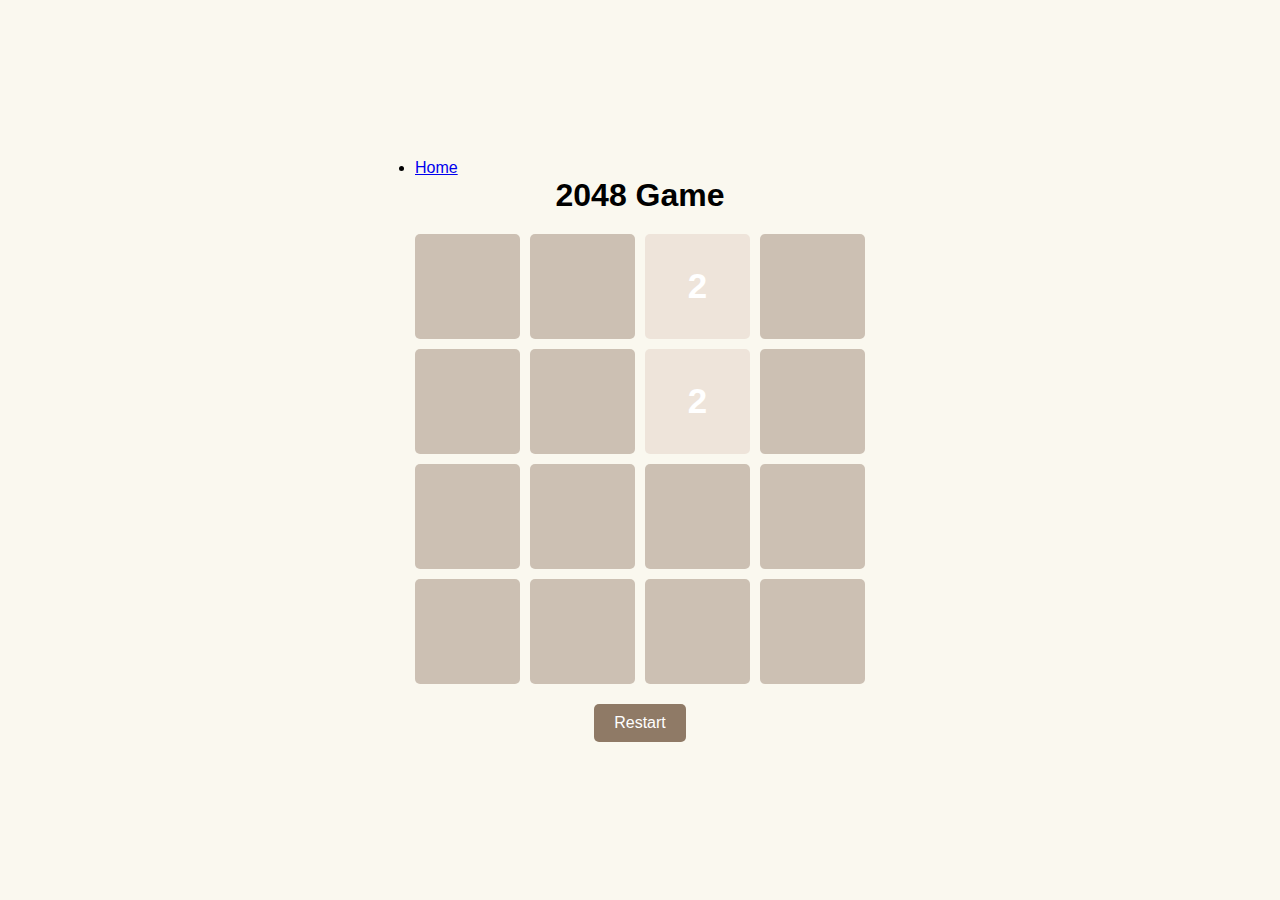
<file: game.html>
<!DOCTYPE html>

</button>
<div class="collapse navbar-collapse" id="navbarResponsive">
    <ul class="navbar-nav ms-auto py-4 py-lg-0">
        <li class="nav-item"><a class="nav-link px-lg-3 py-3 py-lg-4" href="index.html">Home</a></li>

<html lang="en">
<head>
    <meta charset="UTF-8">
    <meta name="viewport" content="width=device-width, initial-scale=1.0">
    <title>2048 Game</title>
    <style>
        * {
            margin: 0;
            padding: 0;
            box-sizing: border-box;
        }

        body {
            font-family: Arial, sans-serif;
            background-color: #faf8ef;
            display: flex;
            justify-content: center;
            align-items: center;
            height: 100vh;
            flex-direction: column;
        }

        h1 {
            text-align: center;
            margin-bottom: 20px;
        }

        #game-container {
            text-align: center;
        }

        #board {
            display: grid;
            grid-template-columns: repeat(4, 1fr);
            grid-template-rows: repeat(4, 1fr);
            gap: 10px;
            margin-bottom: 20px;
            width: 450px;
            height: 450px;
        }

        .tile {
            width: 100%;
            height: 100%;
            display: flex;
            justify-content: center;
            align-items: center;
            background-color: #ccc0b3;
            font-size: 35px;
            color: white;
            border-radius: 5px;
            font-weight: bold;
            transition: background-color 0.2s;
        }

        button {
            padding: 10px 20px;
            font-size: 16px;
            cursor: pointer;
            background-color: #8f7a66;
            color: white;
            border: none;
            border-radius: 5px;
        }

        button:hover {
            background-color: #6f5e4e;
        }
    </style>
</head>
<body>
    <h1>2048 Game</h1>
    <div id="game-container">
        <div id="board"></div>
        <button id="restart-btn">Restart</button>
    </div>
    <script>
        document.addEventListener("DOMContentLoaded", () => {
            const boardElement = document.getElementById('board');
            const restartBtn = document.getElementById('restart-btn');
            let board;
            let tiles;

            const startGame = () => {
                board = [
                    [null, null, null, null],
                    [null, null, null, null],
                    [null, null, null, null],
                    [null, null, null, null]
                ];
                tiles = [];
                addRandomTile();
                addRandomTile();
                updateBoard();
            };

            const addRandomTile = () => {
                const emptyTiles = [];
                for (let row = 0; row < 4; row++) {
                    for (let col = 0; col < 4; col++) {
                        if (!board[row][col]) {
                            emptyTiles.push({ row, col });
                        }
                    }
                }
                if (emptyTiles.length === 0) return;
                const { row, col } = emptyTiles[Math.floor(Math.random() * emptyTiles.length)];
                board[row][col] = Math.random() < 0.9 ? 2 : 4;
            };

            const updateBoard = () => {
                boardElement.innerHTML = '';
                for (let row = 0; row < 4; row++) {
                    for (let col = 0; col < 4; col++) {
                        const tileValue = board[row][col];
                        const tileElement = document.createElement('div');
                        tileElement.classList.add('tile');
                        if (tileValue) {
                            tileElement.textContent = tileValue;
                            tileElement.style.backgroundColor = getTileColor(tileValue);
                        }
                        boardElement.appendChild(tileElement);
                    }
                }
            };

            const getTileColor = (value) => {
                const colors = {
                    2: "#eee4da", 4: "#ede0c8", 8: "#f2b179", 16: "#f59563",
                    32: "#f67c5f", 64: "#f65e3b", 128: "#edcf72", 256: "#edcc61",
                    512: "#edc850", 1024: "#edc53f", 2048: "#edc22e"
                };
                return colors[value] || "#ccc0b3";
            };

            const moveLeft = () => {
                for (let row = 0; row < 4; row++) {
                    let newRow = board[row].filter(val => val);
                    for (let i = 0; i < newRow.length - 1; i++) {
                        if (newRow[i] === newRow[i + 1]) {
                            newRow[i] *= 2;
                            newRow.splice(i + 1, 1);
                        }
                    }
                    newRow = [...newRow, ...Array(4 - newRow.length).fill(null)];
                    board[row] = newRow;
                }
            };

            const moveRight = () => {
                for (let row = 0; row < 4; row++) {
                    board[row].reverse();
                }
                moveLeft();
                for (let row = 0; row < 4; row++) {
                    board[row].reverse();
                }
            };

            const moveUp = () => {
                board = transpose(board);
                moveLeft();
                board = transpose(board);
            };

            const moveDown = () => {
                board = transpose(board);
                moveRight();
                board = transpose(board);
            };

            const transpose = (arr) => arr[0].map((_, colIndex) => arr.map(row => row[colIndex]));

            const handleKeyPress = (e) => {
                switch (e.key) {
                    case "ArrowLeft":
                        moveLeft();
                        break;
                    case "ArrowRight":
                        moveRight();
                        break;
                    case "ArrowUp":
                        moveUp();
                        break;
                    case "ArrowDown":
                        moveDown();
                        break;
                    default:
                        return;
                }
                addRandomTile();
                updateBoard();
            };

            restartBtn.addEventListener('click', startGame);
            document.addEventListener('keydown', handleKeyPress);

            startGame();
        });
    </script>
</body>
</html>
</file>
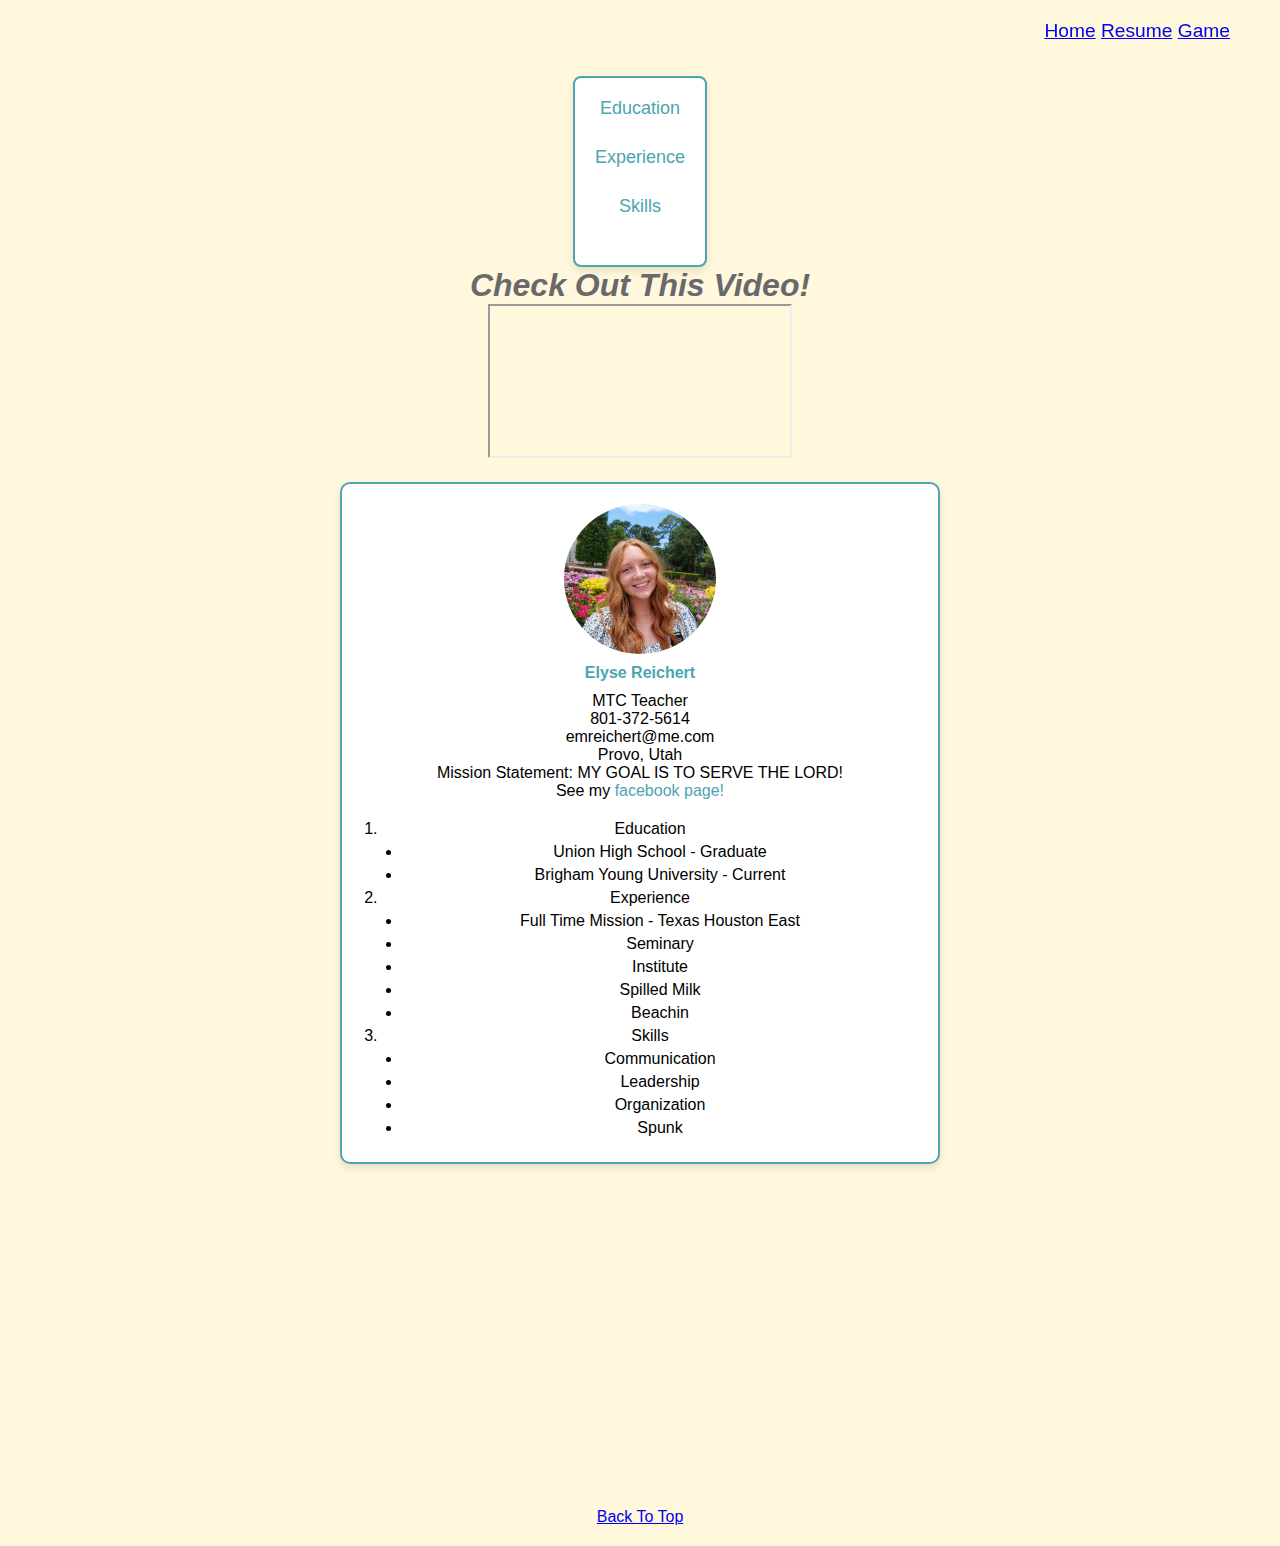
<file: resume.html>
<!-- Elyse Reichert 
 IS 201 
-->
<!DOCTYPE html>
<html lang="en">
<head>
    <meta charset="UTF-8">
    <meta name="viewport" content="width=device-width, initial-scale=1.0">
    <title>Elyse's Resume</title>
    
    <link href="style.css" rel="stylesheet"/>
   
</head>
<!--This is actually super fun!-->
<body>

<div class="navbar">
    <a href="../index.html" >Home</a> 
    <a href="#">Resume</a>
    <a href="game.html" >Game</a> 

</div>

<div id="#top"></div>

<br><br>

<div class="links-box">
    <a href="#edu">Education</a> <br>
    <a href="#exp">Experience</a> <br>
    <a href="#ski">Skills</a> <br>
</div>
                <br>
                <h1>Check Out This Video!</h1>
                <iframe src="https://www.youtube.com/embed/7gzwDkozRwA" allow="accelerometer; autoplay; encrypted-media; gyroscope; picture-in-picture" allowfullscreen></iframe>
                <br>
 <div class="wholething">
                <img src="elyse resume.jpeg" height="150" alt="Elyse Reichert as a Missionary">
                <h4> Elyse Reichert </h4>
                MTC Teacher<br>
                801-372-5614 <br>
                emreichert@me.com <br>
                Provo, Utah <br>
                <p>Mission Statement: MY GOAL IS TO SERVE THE LORD!</p> 

                <p>
                    See my <a href="https://www.facebook.com/share/15S8B6e981/?mibextid=LQQJ4d" target="_blank" title="Elyse Reichert's Facebook Page" >facebook page!</a>
                </p>

                <p>

                </p>

                <ol>
                    <li id="edu"> Education 
                        <ul>
                            <li>Union High School - Graduate</li>
                            <li>Brigham Young University - Current</li>
                        </ul>
                    </li>
                    <li id="exp"> Experience 
                        <ul>
                            <li>Full Time Mission - Texas Houston East</li>
                            <li>Seminary</li>
                            <li>Institute</li>
                            <li>Spilled Milk</li>
                            <li>Beachin</li>
                        </ul>
                    </li>
                    <li id="ski"> Skills 
                        <ul>
                            <li>Communication</li>
                            <li>Leadership</li>
                            <li>Organization</li>
                            <li>Spunk</li>
                        </ul>
           
</div>

            <p>&nbsp;</p>
            <p>&nbsp;</p>
            <p>&nbsp;</p>
            <p>&nbsp;</p>
            <p>&nbsp;</p>
            <p>&nbsp;</p>
            <p>&nbsp;</p>
            <p>&nbsp;</p>
            <p>&nbsp;</p>
            <p>&nbsp;</p>
            <p>&nbsp;</p>
            <p>&nbsp;</p>
            <p>&nbsp;</p>
            <p>&nbsp;</p>
            <p>&nbsp;</p>
            <p>&nbsp;</p>
            <p>&nbsp;</p>
            <p>&nbsp;</p>
            <div class='tableauPlaceholder' id='viz1734117424184' style='position: relative'><noscript><a href='#'><img alt='Dashboard 1 ' src='https:&#47;&#47;public.tableau.com&#47;static&#47;images&#47;Fi&#47;FindingOasesInFoodDeserts&#47;Dashboard1&#47;1_rss.png' style='border: none' /></a></noscript><object class='tableauViz'  style='display:none;'><param name='host_url' value='https%3A%2F%2Fpublic.tableau.com%2F' /> <param name='embed_code_version' value='3' /> <param name='site_root' value='' /><param name='name' value='FindingOasesInFoodDeserts&#47;Dashboard1' /><param name='tabs' value='no' /><param name='toolbar' value='yes' /><param name='static_image' value='https:&#47;&#47;public.tableau.com&#47;static&#47;images&#47;Fi&#47;FindingOasesInFoodDeserts&#47;Dashboard1&#47;1.png' /> <param name='animate_transition' value='yes' /><param name='display_static_image' value='yes' /><param name='display_spinner' value='yes' /><param name='display_overlay' value='yes' /><param name='display_count' value='yes' /><param name='language' value='en-US' /></object></div>                <script type='text/javascript'>                    var divElement = document.getElementById('viz1734117424184');                    var vizElement = divElement.getElementsByTagName('object')[0];                    vizElement.style.width='1000px';vizElement.style.height='2527px';                    var scriptElement = document.createElement('script');                    scriptElement.src = 'https://public.tableau.com/javascripts/api/viz_v1.js';                    vizElement.parentNode.insertBefore(scriptElement, vizElement);                </script>
        </li>
    </ol>
    <a href="#top">Back To Top</a>
</body>
</html>
</file>
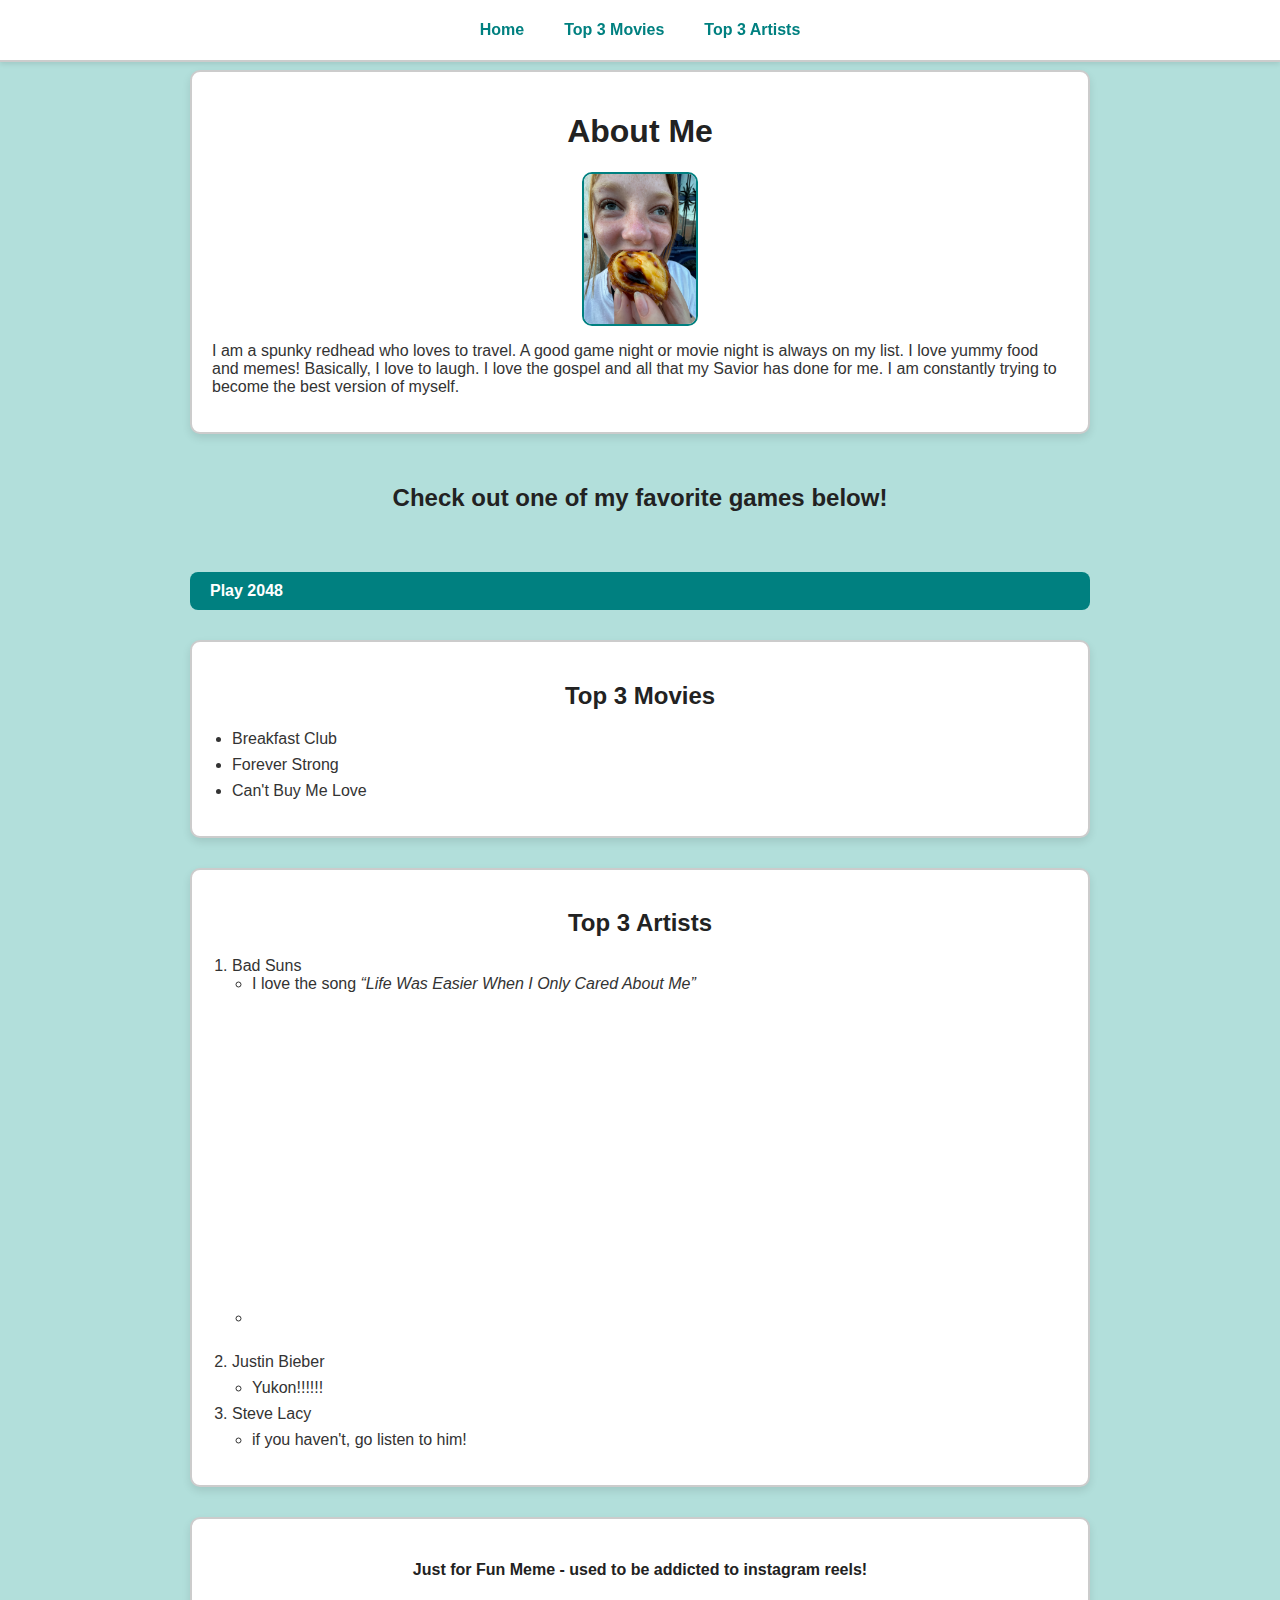
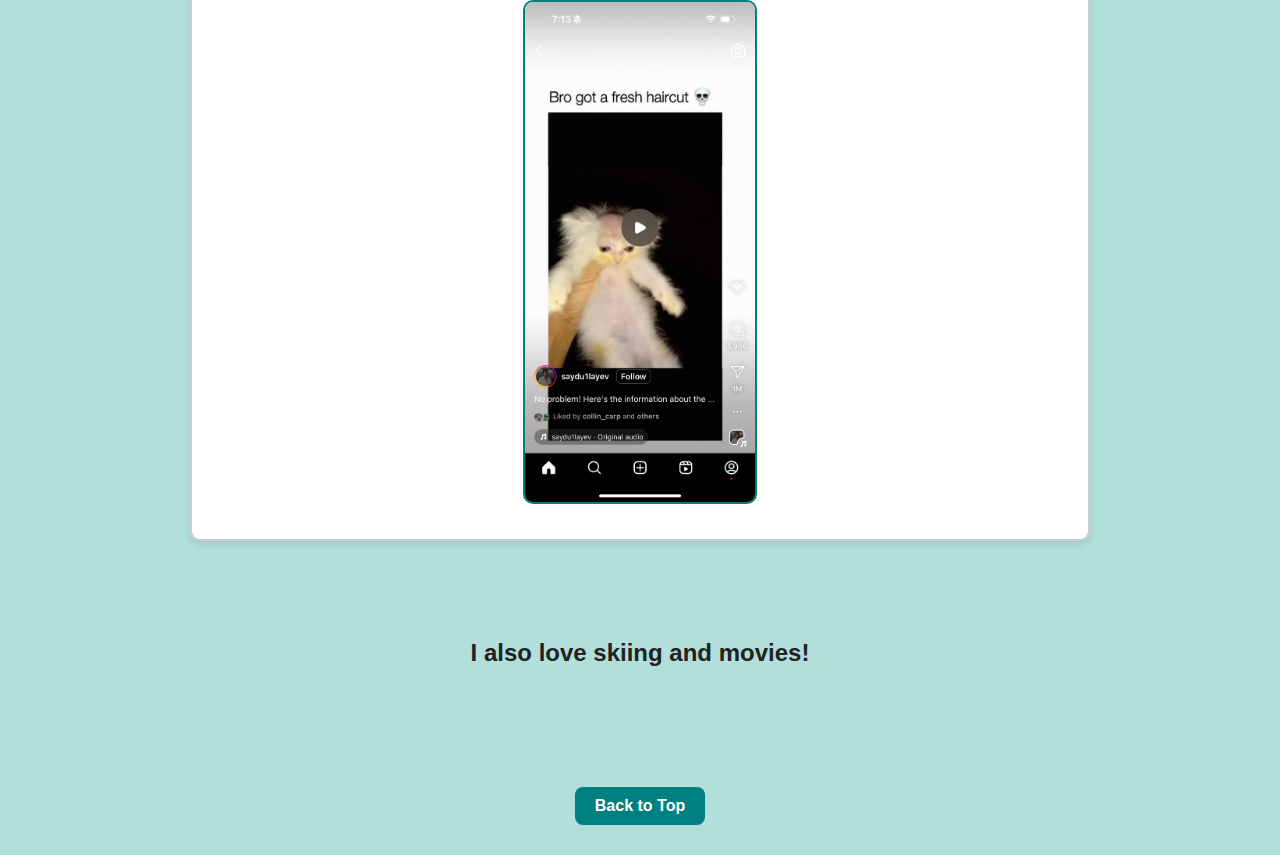
<file: assets/aboutme.html>
<!DOCTYPE html>
<html lang="en">
<head>
  <meta charset="UTF-8">
  <meta name="viewport" content="width=device-width, initial-scale=1.0">
  <title>About Me - Elyse Reichert</title>
  <link rel="stylesheet" href="../assets/css/aboutme.css">
</head>
<body>

 <!-- Navbar -->
<div class="navbar">
    <a href="../index.html">Home</a> 
    <a href="#top-three-movies">Top 3 Movies</a>
    <a href="#top-three-artists">Top 3 Artists</a>
  </div>
  

  <div class="container">

    <!-- About Me Section -->
    <div class="box" id="about-me">
      <h1>About Me</h1>
      <img src="../assets/img/pastel de nata.jpeg" alt="Pastel de nata" class="profile-img" height="150">
      <p>I am a spunky redhead who loves to travel. A good game night or movie night is always on my list. I love yummy food and memes! Basically, I love to laugh. I love the gospel and all that my Savior has done for me. I am constantly trying to become the best version of myself.</p>
    </div>

    <h2 class="text-white-50 mx-auto mt-2 mb-5">Check out one of my favorite games below!</h2>
                    <a class="btn" href="game2048.html">Play 2048</a>

    <!-- Top 3 Movies -->
    <div class="box" id="top-three-movies">
      <h2>Top 3 Movies</h2>
      <ul>
        <li>Breakfast Club</li>
        <li>Forever Strong</li>
        <li>Can't Buy Me Love</li>
      </ul>
    </div>

    <!-- Top 3 Artists -->
    <div class="box" id="top-three-artists">
        <h2>Top 3 Artists</h2>
      
        <ol>
          <li>Bad Suns
            <ul>
              <li>I love the song <em>“Life Was Easier When I Only Cared About Me”</em></li>
              <li>
                <div class="video-container" style="margin-top: 15px;">
                    <iframe 
                      width="54%" 
                      height="315" 
                      src="https://www.youtube.com/embed/gmJP31reD8o" 
                      title="BadSuns" 
                      frameborder="0" 
                      allow="accelerometer; autoplay; clipboard-write; encrypted-media; gyroscope; picture-in-picture; web-share" 
                      allowfullscreen>
                    </iframe>
                  </div>
                <br>
              </li>
            </ul>
          </li>
          <li>Justin Bieber</li>
          <ul>
            <li>Yukon!!!!!!</ul>
          </ul>
          <li>Steve Lacy</li>
          <ul>
            <li>if you haven't, go listen to him!</ul>
          </ul>
        </ol>
      </div>
      

    <!-- Fun Meme -->
    <div class="box">
      <h4>Just for Fun Meme - used to be addicted to instagram reels!</h4>
      <img src="../assets/img/meme.PNG" alt="Funny meme" class="meme-img" height="500">
    </div>
    <br>
    <h2>I also love skiing and movies!</h2>
    <div class='tableauPlaceholder' id='viz1766020573753' style='position: relative'><noscript><a href='#'><img alt='Dashboard 1 ' src='https:&#47;&#47;public.tableau.com&#47;static&#47;images&#47;Sk&#47;SkiMovies&#47;Dashboard1&#47;1_rss.png' style='border: none' /></a></noscript><object class='tableauViz'  style='display:none;'><param name='host_url' value='https%3A%2F%2Fpublic.tableau.com%2F' /> <param name='embed_code_version' value='3' /> <param name='site_root' value='' /><param name='name' value='SkiMovies&#47;Dashboard1' /><param name='tabs' value='no' /><param name='toolbar' value='yes' /><param name='static_image' value='https:&#47;&#47;public.tableau.com&#47;static&#47;images&#47;Sk&#47;SkiMovies&#47;Dashboard1&#47;1.png' /> <param name='animate_transition' value='yes' /><param name='display_static_image' value='yes' /><param name='display_spinner' value='yes' /><param name='display_overlay' value='yes' /><param name='display_count' value='yes' /><param name='language' value='en-US' /></object></div>                <script type='text/javascript'>                    var divElement = document.getElementById('viz1766020573753');                    var vizElement = divElement.getElementsByTagName('object')[0];                    if ( divElement.offsetWidth > 800 ) { vizElement.style.width='1100px';vizElement.style.height='1027px';} else if ( divElement.offsetWidth > 500 ) { vizElement.style.width='1100px';vizElement.style.height='1027px';} else { vizElement.style.width='1100px';vizElement.style.height='1027px';}                     var scriptElement = document.createElement('script');                    scriptElement.src = 'https://public.tableau.com/javascripts/api/viz_v1.js';                    vizElement.parentNode.insertBefore(scriptElement, vizElement);                </script>

    
    <!-- Back to top -->
    <div class="back-top">
      <a href="#about-me" class="btn">Back to Top</a>
    </div>

  </div>

</body>
</html>
</file>
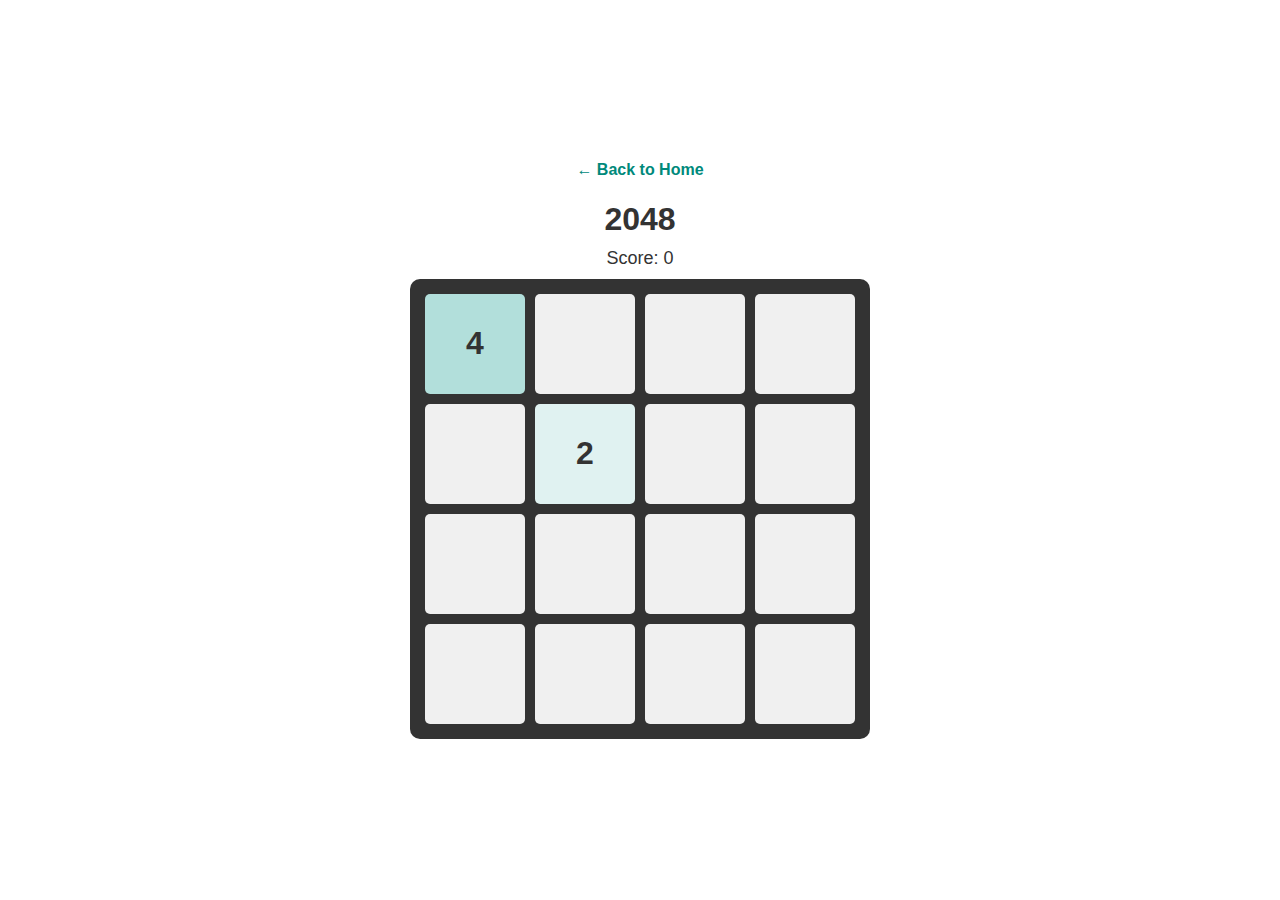
<file: assets/game2048.html>
<!DOCTYPE html>
<html lang="en">
<head>
  <meta charset="UTF-8" />
  <title>2048 Game</title>

  <style>
    body {
      font-family: 'Nunito', sans-serif;
      background: #ffffff; /* page background */
      display: flex;
      justify-content: center;
      align-items: center;
      height: 100vh;
      margin: 0;
    }
    
    .game-container {
      background: #333333; /* dark grey board */
      padding: 15px;
      border-radius: 10px;
    }
    
    .grid {
      display: grid;
      grid-template-columns: repeat(4, 100px);
      grid-template-rows: repeat(4, 100px);
      gap: 10px;
    }
    
    .cell {
      width: 100px;
      height: 100px;
      background: #f0f0f0; /* light grey for empty cells */
      border-radius: 5px;
      display: flex;
      align-items: center;
      justify-content: center;
      font-size: 32px;
      font-weight: bold;
      color: #333333; /* dark text for empty cells */
    }
    
    /* Tiles matching site colors */
    .tile-2 { background: #e0f2f1; color: #333; }    /* light teal */
    .tile-4 { background: #b2dfdb; color: #333; }    /* teal */
    .tile-8 { background: #009688; color: #fff; }    /* darker teal */
    .tile-16 { background: #00796b; color: #fff; }   /* dark teal */
    .tile-32 { background: #555555; color: #fff; }   /* grey */
    .tile-64 { background: #000000; color: #fff; }   /* black */
    .tile-128 { background: #cccccc; color: #333; }  /* light grey */
    .tile-256 { background: #eeeeee; color: #333; }  /* very light grey */
    .tile-512 { background: #009688; color: #fff; }  /* teal repeat */
    .tile-1024 { background: #00796b; color: #fff; }
    .tile-2048 { background: #333333; color: #fff; }
    
    h1 {
      text-align: center;
      color: #333333;
      margin-bottom: 10px;
    }
    
    .score {
      text-align: center;
      margin-bottom: 10px;
      font-size: 18px;
      color: #333333;
    }
    
    .back-link {
      text-align: center;
      margin-bottom: 15px;
    }
    
    .back-link a {
      color: #00897b; /* teal link to match site */
      font-weight: bold;
      text-decoration: none;
      font-size: 16px;
    }
    
    .back-link a:hover {
      text-decoration: underline;
    }
    </style>
    
  
  
</head>

<body>
  <div>
    <!-- BACK TO HOME -->
    <div class="back-link">
      <a href="../index.html">← Back to Home</a>
    </div>

    <h1>2048</h1>
    <div class="score">Score: <span id="score">0</span></div>

    <div class="game-container">
      <div class="grid" id="grid"></div>
    </div>
  </div>

  <script>
    const grid = document.getElementById('grid');
    const scoreDisplay = document.getElementById('score');
    let score = 0;
    let board = Array(16).fill(0);

    function createBoard() {
      grid.innerHTML = '';
      board.forEach(value => {
        const cell = document.createElement('div');
        cell.classList.add('cell');
        if (value !== 0) {
          cell.textContent = value;
          cell.classList.add('tile-' + value);
        }
        grid.appendChild(cell);
      });
    }

    function randomTile() {
      const emptyCells = board
        .map((val, idx) => (val === 0 ? idx : null))
        .filter(val => val !== null);
      if (emptyCells.length === 0) return;
      const index = emptyCells[Math.floor(Math.random() * emptyCells.length)];
      board[index] = Math.random() < 0.9 ? 2 : 4;
    }

    function startGame() {
      board = Array(16).fill(0);
      score = 0;
      scoreDisplay.textContent = score;
      randomTile();
      randomTile();
      createBoard();
    }

    function slide(row) {
      let arr = row.filter(val => val);
      for (let i = 0; i < arr.length - 1; i++) {
        if (arr[i] === arr[i + 1]) {
          arr[i] *= 2;
          score += arr[i];
          arr[i + 1] = 0;
        }
      }
      arr = arr.filter(val => val);
      while (arr.length < 4) arr.push(0);
      return arr;
    }

    function moveLeft() {
      for (let r = 0; r < 4; r++) {
        let row = board.slice(r * 4, r * 4 + 4);
        board.splice(r * 4, 4, ...slide(row));
      }
    }

    function moveRight() {
      for (let r = 0; r < 4; r++) {
        let row = board.slice(r * 4, r * 4 + 4).reverse();
        board.splice(r * 4, 4, ...slide(row).reverse());
      }
    }

    function moveUp() {
      for (let c = 0; c < 4; c++) {
        let col = [board[c], board[c + 4], board[c + 8], board[c + 12]];
        let newCol = slide(col);
        for (let r = 0; r < 4; r++) board[c + r * 4] = newCol[r];
      }
    }

    function moveDown() {
      for (let c = 0; c < 4; c++) {
        let col = [board[c], board[c + 4], board[c + 8], board[c + 12]].reverse();
        let newCol = slide(col).reverse();
        for (let r = 0; r < 4; r++) board[c + r * 4] = newCol[r];
      }
    }

    document.addEventListener('keydown', e => {
      let prevBoard = [...board];
      if (e.key === 'ArrowLeft') moveLeft();
      if (e.key === 'ArrowRight') moveRight();
      if (e.key === 'ArrowUp') moveUp();
      if (e.key === 'ArrowDown') moveDown();

      if (JSON.stringify(prevBoard) !== JSON.stringify(board)) {
        randomTile();
        scoreDisplay.textContent = score;
        createBoard();
      }
    });

    startGame();
  </script>
</body>
</html>
</file>
<file: style.css>
h1 {
    color: #69696c;
    font-style: oblique;
    font-family: Impact, Haettenschweiler, 'Arial Narrow Bold', sans-serif;
}

body {
    background-color: cornsilk;
    font-family: Arial, Helvetica, sans-serif;
   
}

.navbar {
    font-family: Impact, Haettenschweiler, 'Arial Narrow Bold', sans-serif;
    color: aliceblue;
    position: fixed;
    right: 50px;
    font-size: larger;
}


/* Basic Reset */
* {
    margin: 0;
    padding: 0;
    box-sizing: border-box;
}

/* Body Styling */
body {
  
    
    padding: 20px;
}

/* Profile Box Styling */
.wholething {
    margin: 20px; /* Margin around the box */
    padding: 20px; /* Padding inside the box */
    border: 2px solid #4ca5af; /* Light blue border */
    background-color: white; /* White background */
    border-radius: 10px; /* Rounded corners */
    box-shadow: 0 4px 8px rgba(0, 0, 0, 0.1); /* Subtle shadow */
    max-width: 600px; /* Maximum width */
    margin-left: auto; /* Center horizontally */
    margin-right: auto; /* Center horizontally */
}

/* Style for headings */
.wholething h4 {
    color: #4ca5af;
    text-align: center;
    margin-bottom: 10px;
}

/* Style for links */
.wholething a {
    color: #4ca5af;
    text-decoration: none;
}

.wholething a:hover {
    text-decoration: underline;
}

/* List Styling */
.profile-box ol, .profile-box ul {
    padding-left: 20px; /* Adds space for the list markers */
    margin-left: 0;     /* Removes any additional left margin */
    list-style-position: inside; /* Makes the bullets or numbers align with the text */
}
.wholething ol {
    padding-left: 20px;
    margin-top: 20px;
}

.wholething ul {
    list-style-type: disc;
    margin-left: 20px;
}

.wholething li {
    margin: 5px 0;
}

/* Style for the image */
.wholething img {
    display: block;
    margin: 0 auto 10px;
    border-radius: 50%; /* Make the image round */
}

/* Basic Reset */
* {
    margin: 0;
    padding: 0;
    box-sizing: border-box;
}

/* Body Styling */
body {
   
   
    padding: 20px;
    text-align: center; /* Centers the content globally */
}

/* Links Box Styling */
.links-box {
    display: inline-block; /* Makes the box fit the content */
    background-color: #fff; /* White background for the box */
    border: 2px solid #4ca5af; /* Light blue border */
    border-radius: 8px; /* Rounded corners */
    padding: 20px; /* Padding inside the box */
    box-shadow: 0 4px 8px rgba(0, 0, 0, 0.1); /* Subtle shadow */
    margin-top: 20px; /* Space above the box */
}

.links-box a {
    display: block; /* Makes each link occupy a new line */
    text-decoration: none;
    color: #4ca5af; /* Blue color for the links */
    font-size: 18px;
    margin-bottom: 10px; /* Space between links */
}

.links-box a:hover {
    color: #333; /* Darker color when hovering */
    text-decoration: underline; /* Underline on hover */
}
</file>
<file: assets/css/aboutme.css>
/* ======================
   Global Page Styles
   ====================== */

   body {
    font-family: 'Nunito', Arial, sans-serif;
    background-color: #b2dfdb;
    margin: 0;
    padding-top: 70px; /* space for fixed navbar */
    color: #333;
  }
  
  a {
    text-decoration: none;
    color: #008080;
  }
  
  h1, h2, h4 {
    text-align: center;
    color: #222;
  }
  
  /* ======================
     Navigation Bar
     ====================== */
  
  .navbar {
    position: fixed;
    top: 0;
    left: 0;
    width: 100%;
    height: 60px;
    background-color: #ffffff;
    border-bottom: 2px solid #ccc;
    display: flex;
    justify-content: center;
    align-items: center;
    gap: 40px;
    z-index: 1000;
    box-shadow: 0 2px 5px rgba(0,0,0,0.1);
  }
  
  .navbar a {
    font-weight: bold;
    color: #008080;
  }
  
  .navbar a:hover {
    color: #005757;
  }
  
  /* ======================
     Main Content Container
     ====================== */
  
  .container {
    width: 90%;
    max-width: 900px;
    margin: 0 auto;
    display: flex;
    flex-direction: column;
    gap: 30px;
  }
  
  /* ======================
     Content Boxes
     ====================== */
  
  .box {
    background-color: #ffffff;
    border: 2px solid #ccc;
    border-radius: 10px;
    padding: 20px;
    box-shadow: 0 4px 8px rgba(0,0,0,0.1);
  }
  
  /* ======================
     Images
     ====================== */
  
  .profile-img,
  .meme-img {
    display: block;
    margin: 15px auto;
    max-width: 100%;
    border-radius: 10px;
    border: 2px solid #008080;
  }
  
  /* ======================
     Buttons
     ====================== */
  
  .btn {
    display: inline-block;
    padding: 10px 20px;
    background-color: #008080;
    color: #ffffff;
    font-weight: bold;
    border-radius: 8px;
    margin-top: 10px;
    transition: background-color 0.3s ease;
  }
  
  .btn:hover {
    background-color: #005757;
  }
  
  /* ======================
     Lists
     ====================== */
  
  ul, ol {
    padding-left: 20px;
  }
  
  li {
    margin-bottom: 8px;
  }
  
  /* ======================
     Back to Top
     ====================== */
  
  .back-top {
    text-align: center;
    margin: 30px 0;
  }
  /*I checked this with chat and it said it met all the requirements
  i know it doesn't say div, but .navbar, .container, .box counts*/
</file>
